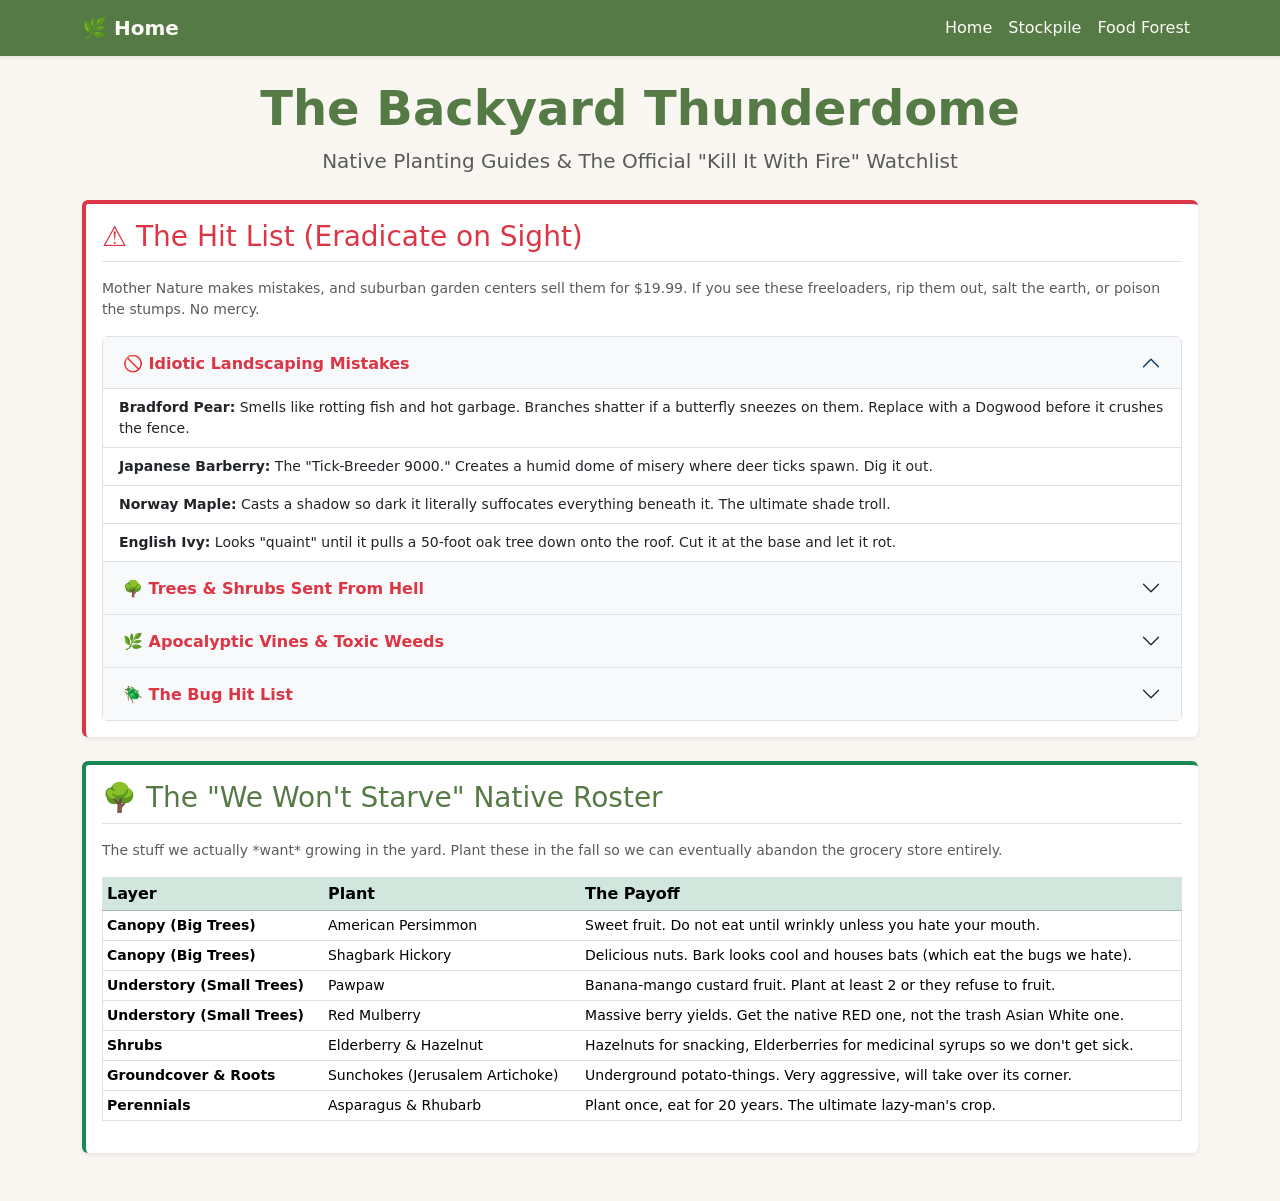
<file: index.html>
<!DOCTYPE html>
<html lang="en">
<head>
    <meta charset="UTF-8">
    <meta name="viewport" content="width=device-width, initial-scale=1.0">
    <title>The Backyard Thunderdome</title>
    <link href="https://cdn.jsdelivr.net/npm/bootstrap@5.3.2/dist/css/bootstrap.min.css" rel="stylesheet">
    <link rel="stylesheet" href="style.css">
</head>
<body>

    <nav class="navbar navbar-expand-lg navbar-custom shadow-sm">
        <div class="container">
            <a class="navbar-brand fw-bold" href="index.html">🌿 Home</a>
            <button class="navbar-toggler" type="button" data-bs-toggle="collapse" data-bs-target="#navbarNav">
                <span class="navbar-toggler-icon"></span>
            </button>
            <div class="collapse navbar-collapse" id="navbarNav">
                <ul class="navbar-nav ms-auto">
                    <li class="nav-item"><a class="nav-link" href="index.html">Home</a></li>
                    <li class="nav-item"><a class="nav-link" href="stockpile.html">Stockpile</a></li>
                    <li class="nav-item"><a class="nav-link" href="garden.html">Food Forest</a></li>
                </ul>
            </div>
        </div>
    </nav>

    <div class="container mt-4 mb-5">
        <div class="text-center mb-4">
            <h1 class="display-5 text-earthy fw-bold">The Backyard Thunderdome</h1>
            <p class="lead text-muted">Native Planting Guides & The Official "Kill It With Fire" Watchlist</p>
        </div>

        <!-- COMPACT INVASIVE SPECIES WATCHLIST (ACCORDION) -->
        <div class="card p-3 mb-4 shadow-sm border-start border-4 border-danger">
            <h3 class="text-danger border-bottom pb-2 mb-3">⚠️ The Hit List (Eradicate on Sight)</h3>
            <p class="text-muted small mb-3">Mother Nature makes mistakes, and suburban garden centers sell them for $19.99. If you see these freeloaders, rip them out, salt the earth, or poison the stumps. No mercy.</p>
            
            <div class="accordion accordion-flush border rounded" id="invasiveAccordion">
                
                <!-- Deceptive Ornamentals -->
                <div class="accordion-item">
                    <h2 class="accordion-header">
                        <button class="accordion-button fw-bold text-danger bg-light" type="button" data-bs-toggle="collapse" data-bs-target="#collapseOne">
                            🚫 Idiotic Landscaping Mistakes
                        </button>
                    </h2>
                    <div id="collapseOne" class="accordion-collapse collapse show" data-bs-parent="#invasiveAccordion">
                        <div class="accordion-body p-0">
                            <ul class="list-group list-group-flush small">
                                <li class="list-group-item"><strong>Bradford Pear:</strong> Smells like rotting fish and hot garbage. Branches shatter if a butterfly sneezes on them. Replace with a Dogwood before it crushes the fence.</li>
                                <li class="list-group-item"><strong>Japanese Barberry:</strong> The "Tick-Breeder 9000." Creates a humid dome of misery where deer ticks spawn. Dig it out.</li>
                                <li class="list-group-item"><strong>Norway Maple:</strong> Casts a shadow so dark it literally suffocates everything beneath it. The ultimate shade troll.</li>
                                <li class="list-group-item"><strong>English Ivy:</strong> Looks "quaint" until it pulls a 50-foot oak tree down onto the roof. Cut it at the base and let it rot.</li>
                            </ul>
                        </div>
                    </div>
                </div>

                <!-- Trees & Shrubs -->
                <div class="accordion-item">
                    <h2 class="accordion-header">
                        <button class="accordion-button collapsed fw-bold text-danger bg-light" type="button" data-bs-toggle="collapse" data-bs-target="#collapseTwo">
                            🌳 Trees & Shrubs Sent From Hell
                        </button>
                    </h2>
                    <div id="collapseTwo" class="accordion-collapse collapse" data-bs-parent="#invasiveAccordion">
                        <div class="accordion-body p-0">
                            <ul class="list-group list-group-flush small">
                                <li class="list-group-item"><strong>Tree of Heaven (Ailanthus altissima):</strong> The mothership for Spotted Lanternflies. Smells like rancid peanut butter. If you chop it, it spawns 50 angry clones. You MUST use herbicide on the freshly cut stump.</li>
                                <li class="list-group-item"><strong>Autumn Olive:</strong> A shrub that alters soil nitrogen to favor itself and forms impenetrable walls of spite.</li>
                                <li class="list-group-item"><strong>Multiflora Rose:</strong> An aggressive thorny shrub that overtakes pastures. Arching stems root wherever they touch the ground. Total nightmare fuel.</li>
                            </ul>
                        </div>
                    </div>
                </div>

                <!-- Vines & Weeds -->
                <div class="accordion-item">
                    <h2 class="accordion-header">
                        <button class="accordion-button collapsed fw-bold text-danger bg-light" type="button" data-bs-toggle="collapse" data-bs-target="#collapseThree">
                            🌿 Apocalyptic Vines & Toxic Weeds
                        </button>
                    </h2>
                    <div id="collapseThree" class="accordion-collapse collapse" data-bs-parent="#invasiveAccordion">
                        <div class="accordion-body p-0">
                            <ul class="list-group list-group-flush small">
                                <li class="list-group-item"><strong>Japanese Knotweed:</strong> Will literally eat your house's foundation. Roots break through concrete. Nuke it from orbit.</li>
                                <li class="list-group-item"><strong>Oriental Bittersweet:</strong> Wraps around tree trunks like a boa constrictor and strangles them to death.</li>
                                <li class="list-group-item"><strong>Garlic Mustard:</strong> Engages in chemical warfare by poisoning the soil so native plants can't grow. Smells like garlic when crushed.</li>
                                <li class="list-group-item"><strong>Bindweed (Wild Morning Glory):</strong> The zombie vine. Roots go 20 feet deep. Pulling it only makes it angry.</li>
                                <li class="list-group-item"><strong>Purple Loosestrife:</strong> Pretty purple flowers that will absolutely annihilate local wetlands.</li>
                                <li class="list-group-item text-danger"><strong>Poison Hemlock:</strong> Looks like giant Queen Anne's Lace with purple splotches on the stem. Drink this and die like Socrates. Seriously, wear gloves and DO NOT BURN IT.</li>
                            </ul>
                        </div>
                    </div>
                </div>

                <!-- Insects -->
                <div class="accordion-item">
                    <h2 class="accordion-header">
                        <button class="accordion-button collapsed fw-bold text-danger bg-light" type="button" data-bs-toggle="collapse" data-bs-target="#collapseFour">
                            🪲 The Bug Hit List
                        </button>
                    </h2>
                    <div id="collapseFour" class="accordion-collapse collapse" data-bs-parent="#invasiveAccordion">
                        <div class="accordion-body p-0">
                            <ul class="list-group list-group-flush small">
                                <li class="list-group-item"><strong>Spotted Lanternfly:</strong> Red, polka-dotted, and drinks tree sap until the tree dies. Stomp on sight. Scrape their mud-like egg masses off trees in winter.</li>
                                <li class="list-group-item"><strong>Emerald Ash Borer:</strong> A shiny green beetle that has murdered basically every Ash tree in PA. If we have Ash trees left, they need treatment ASAP.</li>
                                <li class="list-group-item"><strong>Brown Marmorated Stink Bug:</strong> Smells like cilantro gone wrong. Wants to winter inside our house. Vacuum them up and flush them.</li>
                            </ul>
                        </div>
                    </div>
                </div>

            </div>
        </div>

        <!-- FOOD FOREST QUICK GUIDE (COMPACT TABLE) -->
        <div class="card p-3 mb-5 shadow-sm border-start border-4 border-success">
            <h3 class="text-earthy border-bottom pb-2 mb-3">🌳 The "We Won't Starve" Native Roster</h3>
            <p class="text-muted small mb-3">The stuff we actually *want* growing in the yard. Plant these in the fall so we can eventually abandon the grocery store entirely.</p>
            
            <div class="table-responsive">
                <table class="table table-sm table-hover align-middle border">
                    <thead class="table-success">
                        <tr>
                            <th>Layer</th>
                            <th>Plant</th>
                            <th>The Payoff</th>
                        </tr>
                    </thead>
                    <tbody class="small">
                        <tr>
                            <td><strong>Canopy (Big Trees)</strong></td>
                            <td>American Persimmon</td>
                            <td>Sweet fruit. Do not eat until wrinkly unless you hate your mouth.</td>
                        </tr>
                        <tr>
                            <td><strong>Canopy (Big Trees)</strong></td>
                            <td>Shagbark Hickory</td>
                            <td>Delicious nuts. Bark looks cool and houses bats (which eat the bugs we hate).</td>
                        </tr>
                        <tr>
                            <td><strong>Understory (Small Trees)</strong></td>
                            <td>Pawpaw</td>
                            <td>Banana-mango custard fruit. Plant at least 2 or they refuse to fruit.</td>
                        </tr>
                        <tr>
                            <td><strong>Understory (Small Trees)</strong></td>
                            <td>Red Mulberry</td>
                            <td>Massive berry yields. Get the native RED one, not the trash Asian White one.</td>
                        </tr>
                        <tr>
                            <td><strong>Shrubs</strong></td>
                            <td>Elderberry & Hazelnut</td>
                            <td>Hazelnuts for snacking, Elderberries for medicinal syrups so we don't get sick.</td>
                        </tr>
                        <tr>
                            <td><strong>Groundcover & Roots</strong></td>
                            <td>Sunchokes (Jerusalem Artichoke)</td>
                            <td>Underground potato-things. Very aggressive, will take over its corner.</td>
                        </tr>
                        <tr>
                            <td><strong>Perennials</strong></td>
                            <td>Asparagus & Rhubarb</td>
                            <td>Plant once, eat for 20 years. The ultimate lazy-man's crop.</td>
                        </tr>
                    </tbody>
                </table>
            </div>
        </div>

    </div>

    <script src="https://cdn.jsdelivr.net/npm/bootstrap@5.3.2/dist/js/bootstrap.bundle.min.js"></script>
</body>
</html>
</file>
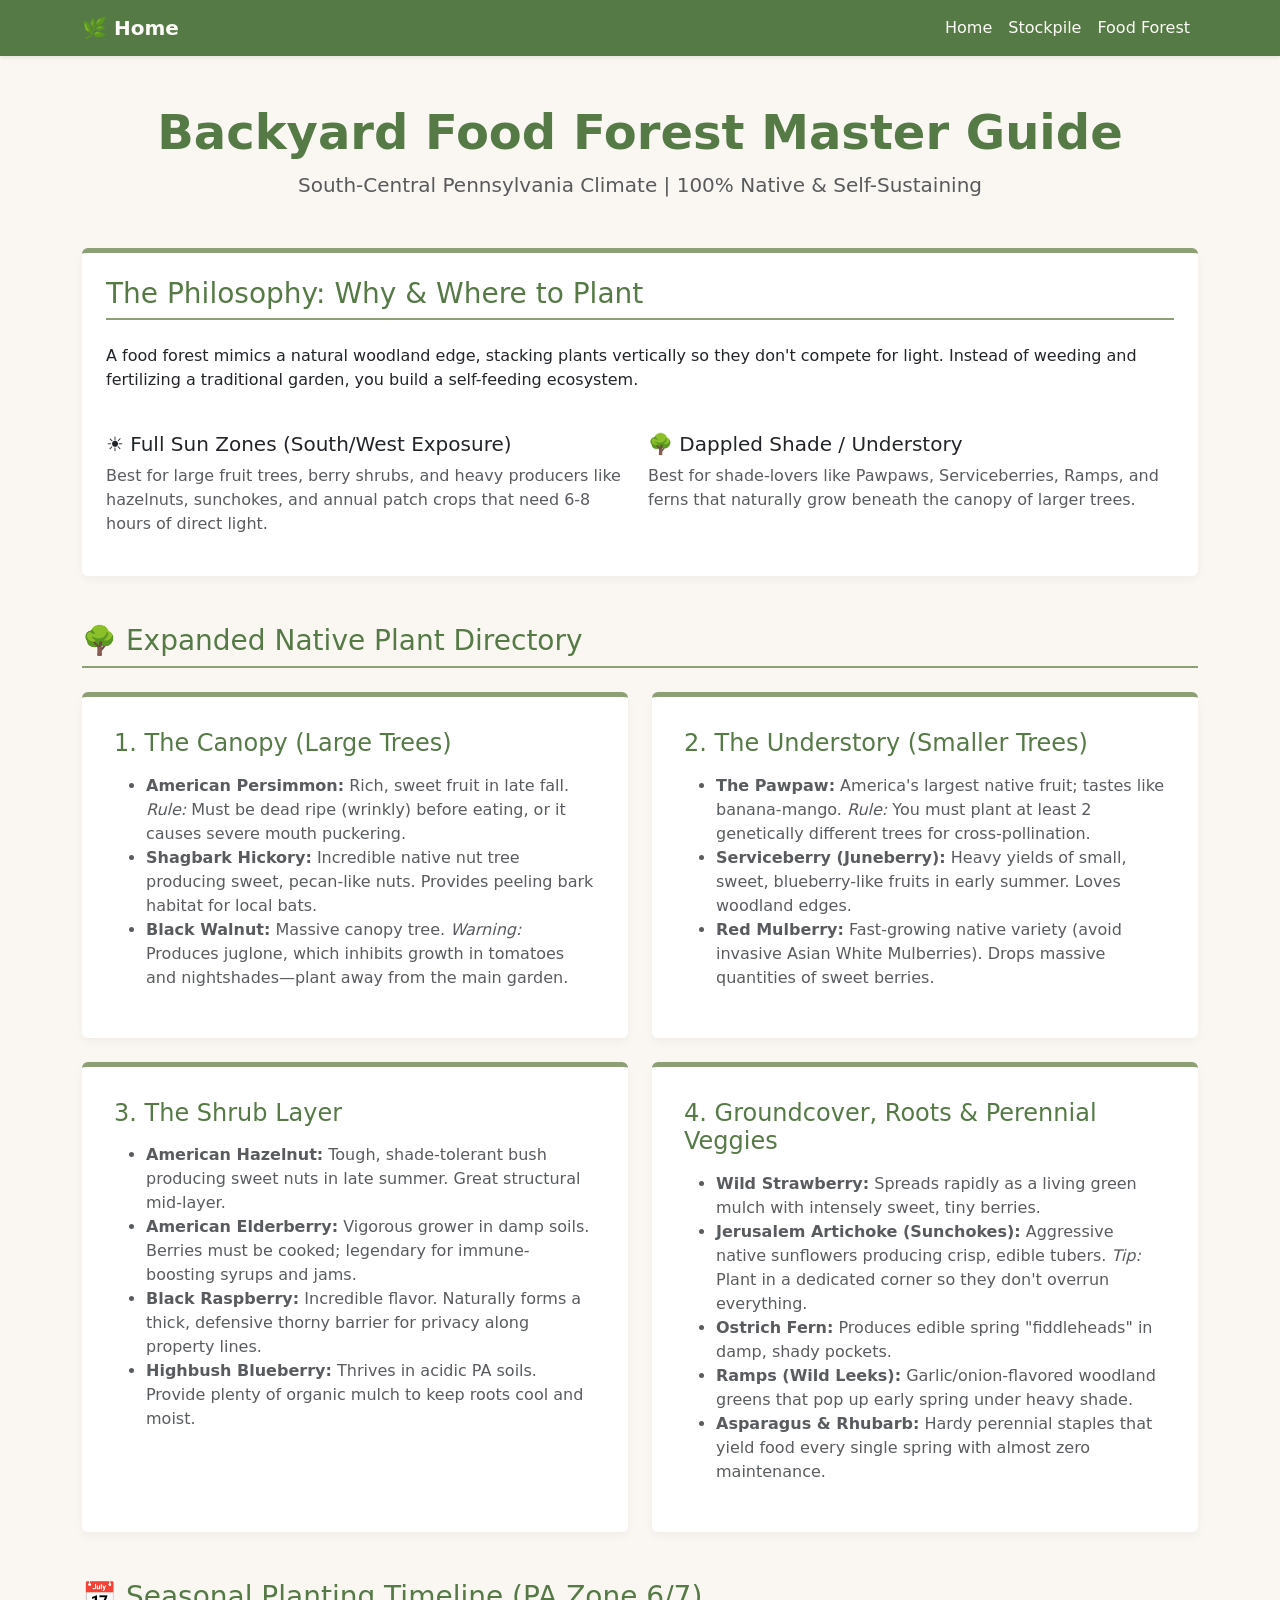
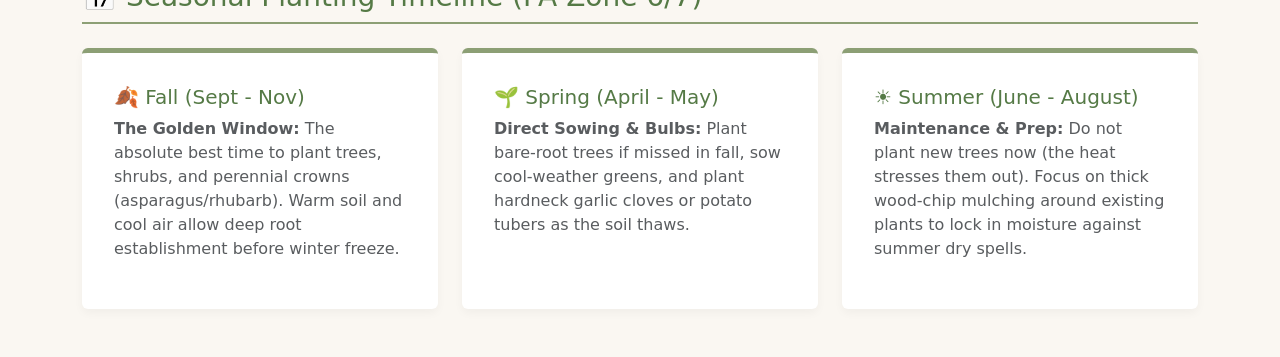
<file: garden.html>
<!DOCTYPE html>
<html lang="en">
<head>
    <meta charset="UTF-8">
    <meta name="viewport" content="width=device-width, initial-scale=1.0">
    <title>Native Food Forest Master Guide</title>
    <link href="https://cdn.jsdelivr.net/npm/bootstrap@5.3.2/dist/css/bootstrap.min.css" rel="stylesheet">
    <link rel="stylesheet" href="style.css">
</head>
<body>

    <nav class="navbar navbar-expand-lg navbar-custom shadow-sm">
        <div class="container">
            <a class="navbar-brand fw-bold" href="index.html">🌿 Home</a>
            <div class="collapse navbar-collapse" id="navbarNav">
                <ul class="navbar-nav ms-auto">
                    <li class="nav-item"><a class="nav-link" href="index.html">Home</a></li>
                    <li class="nav-item"><a class="nav-link" href="stockpile.html">Stockpile</a></li>
                    <li class="nav-item"><a class="nav-link" href="garden.html">Food Forest</a></li>
                </ul>
            </div>
        </div>
    </nav>

    <div class="container mt-5 mb-5">
        <div class="text-center mb-5">
            <h1 class="display-5 text-earthy fw-bold">Backyard Food Forest Master Guide</h1>
            <p class="lead text-muted">South-Central Pennsylvania Climate | 100% Native & Self-Sustaining</p>
        </div>

        <!-- THE WHY & WHERE -->
        <div class="card p-4 mb-5">
            <h3 class="text-earthy border-earthy pb-2">The Philosophy: Why & Where to Plant</h3>
            <p class="mt-3">A food forest mimics a natural woodland edge, stacking plants vertically so they don't compete for light. Instead of weeding and fertilizing a traditional garden, you build a self-feeding ecosystem.</p>
            <div class="row g-3 mt-2">
                <div class="col-md-6">
                    <h5>☀️ Full Sun Zones (South/West Exposure)</h5>
                    <p class="text-muted">Best for large fruit trees, berry shrubs, and heavy producers like hazelnuts, sunchokes, and annual patch crops that need 6-8 hours of direct light.</p>
                </div>
                <div class="col-md-6">
                    <h5>🌳 Dappled Shade / Understory</h5>
                    <p class="text-muted">Best for shade-lovers like Pawpaws, Serviceberries, Ramps, and ferns that naturally grow beneath the canopy of larger trees.</p>
                </div>
            </div>
        </div>

        <!-- EXPANDED PLANT LIST -->
        <h3 class="text-earthy border-earthy pb-2 mb-4">🌳 Expanded Native Plant Directory</h3>
        <div class="row g-4 mb-5">
            
            <div class="col-md-6">
                <div class="card h-100 p-3">
                    <div class="card-body">
                        <h4 class="card-title text-earthy">1. The Canopy (Large Trees)</h4>
                        <ul class="mt-3 text-muted">
                            <li><strong>American Persimmon:</strong> Rich, sweet fruit in late fall. <em>Rule:</em> Must be dead ripe (wrinkly) before eating, or it causes severe mouth puckering.</li>
                            <li><strong>Shagbark Hickory:</strong> Incredible native nut tree producing sweet, pecan-like nuts. Provides peeling bark habitat for local bats.</li>
                            <li><strong>Black Walnut:</strong> Massive canopy tree. <em>Warning:</em> Produces juglone, which inhibits growth in tomatoes and nightshades—plant away from the main garden.</li>
                        </ul>
                    </div>
                </div>
            </div>

            <div class="col-md-6">
                <div class="card h-100 p-3">
                    <div class="card-body">
                        <h4 class="card-title text-earthy">2. The Understory (Smaller Trees)</h4>
                        <ul class="mt-3 text-muted">
                            <li><strong>The Pawpaw:</strong> America's largest native fruit; tastes like banana-mango. <em>Rule:</em> You must plant at least 2 genetically different trees for cross-pollination.</li>
                            <li><strong>Serviceberry (Juneberry):</strong> Heavy yields of small, sweet, blueberry-like fruits in early summer. Loves woodland edges.</li>
                            <li><strong>Red Mulberry:</strong> Fast-growing native variety (avoid invasive Asian White Mulberries). Drops massive quantities of sweet berries.</li>
                        </ul>
                    </div>
                </div>
            </div>

            <div class="col-md-6">
                <div class="card h-100 p-3">
                    <div class="card-body">
                        <h4 class="card-title text-earthy">3. The Shrub Layer</h4>
                        <ul class="mt-3 text-muted">
                            <li><strong>American Hazelnut:</strong> Tough, shade-tolerant bush producing sweet nuts in late summer. Great structural mid-layer.</li>
                            <li><strong>American Elderberry:</strong> Vigorous grower in damp soils. Berries must be cooked; legendary for immune-boosting syrups and jams.</li>
                            <li><strong>Black Raspberry:</strong> Incredible flavor. Naturally forms a thick, defensive thorny barrier for privacy along property lines.</li>
                            <li><strong>Highbush Blueberry:</strong> Thrives in acidic PA soils. Provide plenty of organic mulch to keep roots cool and moist.</li>
                        </ul>
                    </div>
                </div>
            </div>

            <div class="col-md-6">
                <div class="card h-100 p-3">
                    <div class="card-body">
                        <h4 class="card-title text-earthy">4. Groundcover, Roots & Perennial Veggies</h4>
                        <ul class="mt-3 text-muted">
                            <li><strong>Wild Strawberry:</strong> Spreads rapidly as a living green mulch with intensely sweet, tiny berries.</li>
                            <li><strong>Jerusalem Artichoke (Sunchokes):</strong> Aggressive native sunflowers producing crisp, edible tubers. <em>Tip:</em> Plant in a dedicated corner so they don't overrun everything.</li>
                            <li><strong>Ostrich Fern:</strong> Produces edible spring "fiddleheads" in damp, shady pockets.</li>
                            <li><strong>Ramps (Wild Leeks):</strong> Garlic/onion-flavored woodland greens that pop up early spring under heavy shade.</li>
                            <li><strong>Asparagus & Rhubarb:</strong> Hardy perennial staples that yield food every single spring with almost zero maintenance.</li>
                        </ul>
                    </div>
                </div>
            </div>

        </div>

        <!-- WHEN TO PLANT TIMELINE -->
        <h3 class="text-earthy border-earthy pb-2 mb-4">📅 Seasonal Planting Timeline (PA Zone 6/7)</h3>
        <div class="row g-4">
            <div class="col-md-4">
                <div class="card h-100 p-3">
                    <div class="card-body">
                        <h5 class="text-earthy">🍂 Fall (Sept - Nov)</h5>
                        <p class="text-muted"><strong>The Golden Window:</strong> The absolute best time to plant trees, shrubs, and perennial crowns (asparagus/rhubarb). Warm soil and cool air allow deep root establishment before winter freeze.</p>
                    </div>
                </div>
            </div>
            <div class="col-md-4">
                <div class="card h-100 p-3">
                    <div class="card-body">
                        <h5 class="text-earthy">🌱 Spring (April - May)</h5>
                        <p class="text-muted"><strong>Direct Sowing & Bulbs:</strong> Plant bare-root trees if missed in fall, sow cool-weather greens, and plant hardneck garlic cloves or potato tubers as the soil thaws.</p>
                    </div>
                </div>
            </div>
            <div class="col-md-4">
                <div class="card h-100 p-3">
                    <div class="card-body">
                        <h5 class="text-earthy">☀️ Summer (June - August)</h5>
                        <p class="text-muted"><strong>Maintenance & Prep:</strong> Do not plant new trees now (the heat stresses them out). Focus on thick wood-chip mulching around existing plants to lock in moisture against summer dry spells.</p>
                    </div>
                </div>
            </div>
        </div>

    </div>

</body>
</html>
</file>
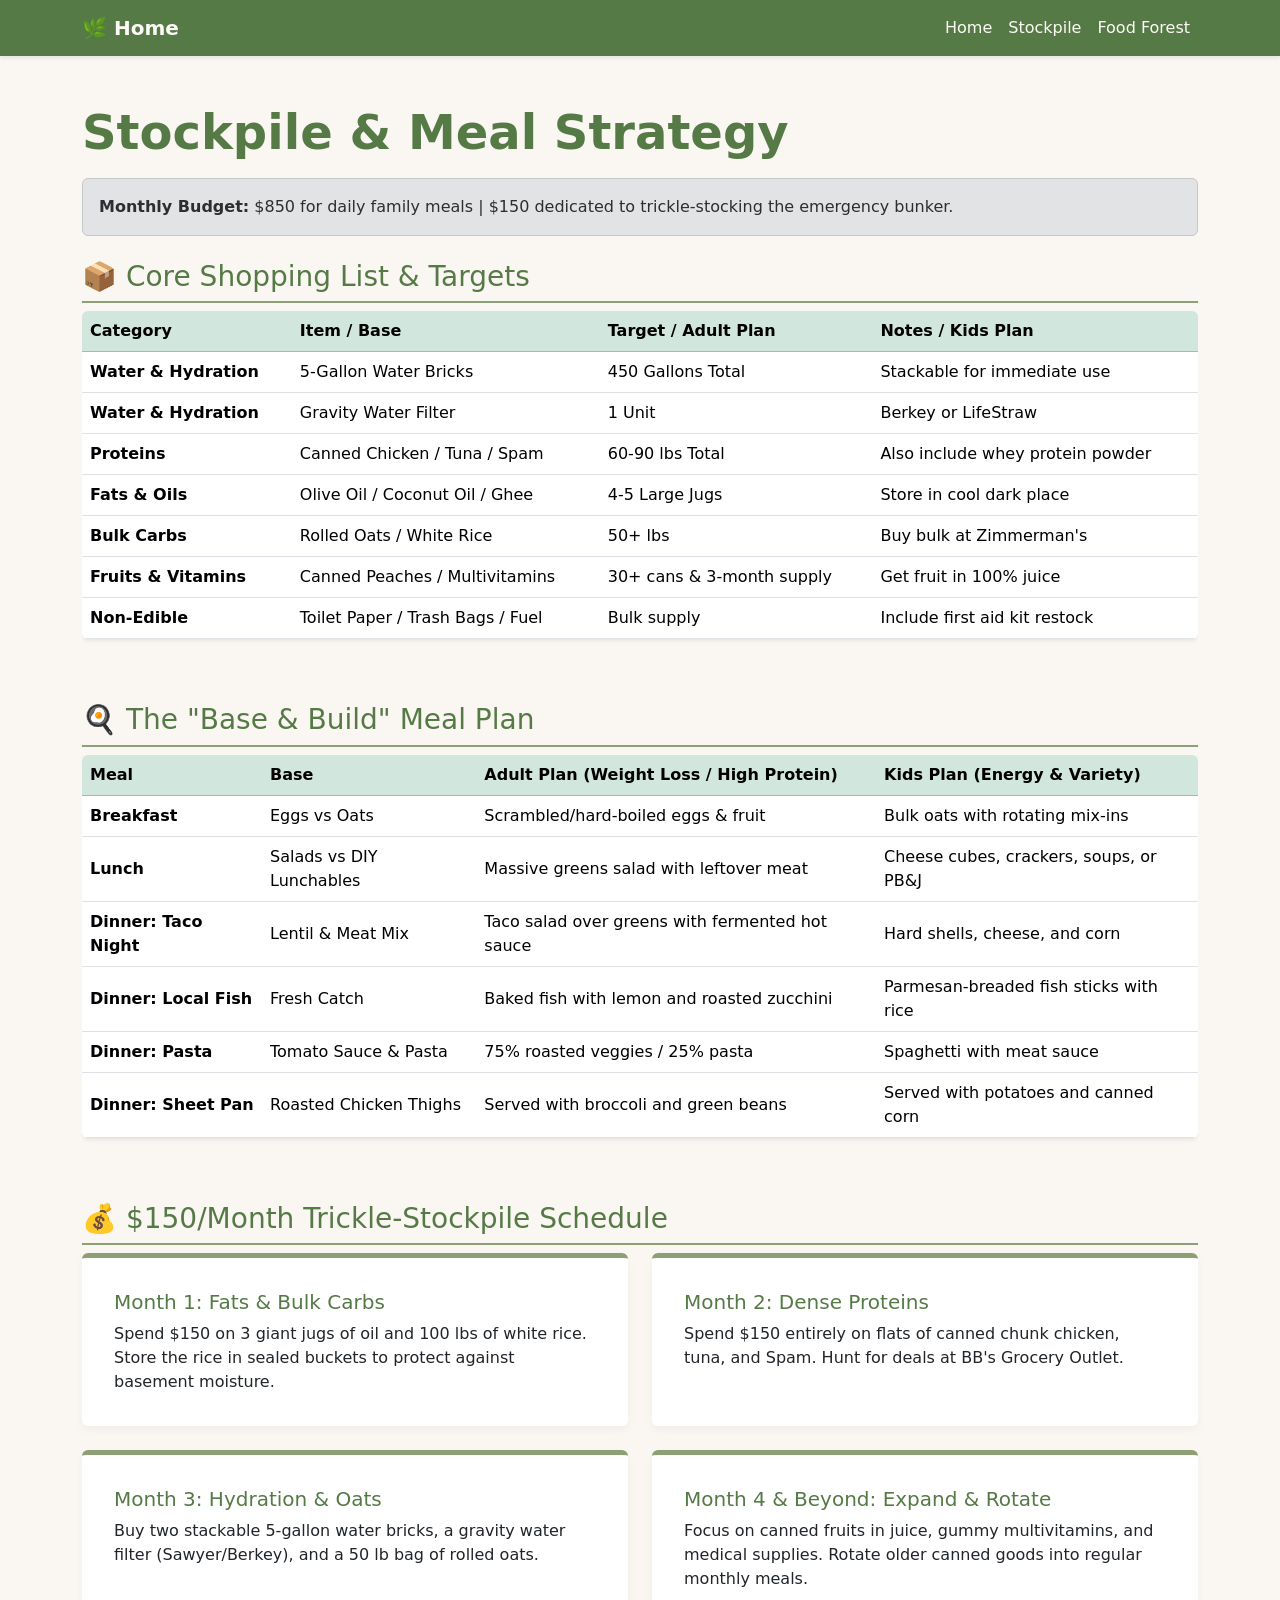
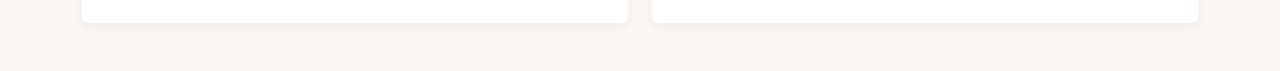
<file: stockpile.html>
<!DOCTYPE html>
<html lang="en">
<head>
    <meta charset="UTF-8">
    <meta name="viewport" content="width=device-width, initial-scale=1.0">
    <title>Stockpile & Meal Strategy</title>
    <link href="https://cdn.jsdelivr.net/npm/bootstrap@5.3.2/dist/css/bootstrap.min.css" rel="stylesheet">
    <link rel="stylesheet" href="style.css">
</head>
<body>

    <nav class="navbar navbar-expand-lg navbar-custom shadow-sm">
        <div class="container">
            <a class="navbar-brand fw-bold" href="index.html">🌿 Home</a>
            <div class="collapse navbar-collapse" id="navbarNav">
                <ul class="navbar-nav ms-auto">
                    <li class="nav-item"><a class="nav-link" href="index.html">Home</a></li>
                    <li class="nav-item"><a class="nav-link" href="stockpile.html">Stockpile</a></li>
                    <li class="nav-item"><a class="nav-link" href="garden.html">Food Forest</a></li>
                </ul>
            </div>
        </div>
    </nav>

    <div class="container mt-5 mb-5">
        <h1 class="display-5 text-earthy fw-bold mb-3">Stockpile & Meal Strategy</h1>
        <div class="alert alert-secondary mb-4" role="alert">
            <strong>Monthly Budget:</strong> $850 for daily family meals | $150 dedicated to trickle-stocking the emergency bunker.
        </div>

        <!-- SHOPPING LIST SECTION -->
        <h3 class="border-earthy pb-2 mt-4 text-earthy">📦 Core Shopping List & Targets</h3>
        <div class="table-responsive mb-5">
            <table class="table table-hover align-middle bg-white rounded shadow-sm overflow-hidden">
                <thead class="table-success">
                    <tr>
                        <th>Category</th>
                        <th>Item / Base</th>
                        <th>Target / Adult Plan</th>
                        <th>Notes / Kids Plan</th>
                    </tr>
                </thead>
                <tbody>
                    <tr>
                        <td><strong>Water & Hydration</strong></td>
                        <td>5-Gallon Water Bricks</td>
                        <td>450 Gallons Total</td>
                        <td>Stackable for immediate use</td>
                    </tr>
                    <tr>
                        <td><strong>Water & Hydration</strong></td>
                        <td>Gravity Water Filter</td>
                        <td>1 Unit</td>
                        <td>Berkey or LifeStraw</td>
                    </tr>
                    <tr>
                        <td><strong>Proteins</strong></td>
                        <td>Canned Chicken / Tuna / Spam</td>
                        <td>60-90 lbs Total</td>
                        <td>Also include whey protein powder</td>
                    </tr>
                    <tr>
                        <td><strong>Fats & Oils</strong></td>
                        <td>Olive Oil / Coconut Oil / Ghee</td>
                        <td>4-5 Large Jugs</td>
                        <td>Store in cool dark place</td>
                    </tr>
                    <tr>
                        <td><strong>Bulk Carbs</strong></td>
                        <td>Rolled Oats / White Rice</td>
                        <td>50+ lbs</td>
                        <td>Buy bulk at Zimmerman's</td>
                    </tr>
                    <tr>
                        <td><strong>Fruits & Vitamins</strong></td>
                        <td>Canned Peaches / Multivitamins</td>
                        <td>30+ cans & 3-month supply</td>
                        <td>Get fruit in 100% juice</td>
                    </tr>
                    <tr>
                        <td><strong>Non-Edible</strong></td>
                        <td>Toilet Paper / Trash Bags / Fuel</td>
                        <td>Bulk supply</td>
                        <td>Include first aid kit restock</td>
                    </tr>
                </tbody>
            </table>
        </div>

        <!-- MEAL PLAN SECTION -->
        <h3 class="border-earthy pb-2 mt-4 text-earthy">🍳 The "Base & Build" Meal Plan</h3>
        <div class="table-responsive mb-5">
            <table class="table table-hover align-middle bg-white rounded shadow-sm overflow-hidden">
                <thead class="table-success">
                    <tr>
                        <th>Meal</th>
                        <th>Base</th>
                        <th>Adult Plan (Weight Loss / High Protein)</th>
                        <th>Kids Plan (Energy & Variety)</th>
                    </tr>
                </thead>
                <tbody>
                    <tr>
                        <td><strong>Breakfast</strong></td>
                        <td>Eggs vs Oats</td>
                        <td>Scrambled/hard-boiled eggs & fruit</td>
                        <td>Bulk oats with rotating mix-ins</td>
                    </tr>
                    <tr>
                        <td><strong>Lunch</strong></td>
                        <td>Salads vs DIY Lunchables</td>
                        <td>Massive greens salad with leftover meat</td>
                        <td>Cheese cubes, crackers, soups, or PB&J</td>
                    </tr>
                    <tr>
                        <td><strong>Dinner: Taco Night</strong></td>
                        <td>Lentil & Meat Mix</td>
                        <td>Taco salad over greens with fermented hot sauce</td>
                        <td>Hard shells, cheese, and corn</td>
                    </tr>
                    <tr>
                        <td><strong>Dinner: Local Fish</strong></td>
                        <td>Fresh Catch</td>
                        <td>Baked fish with lemon and roasted zucchini</td>
                        <td>Parmesan-breaded fish sticks with rice</td>
                    </tr>
                    <tr>
                        <td><strong>Dinner: Pasta</strong></td>
                        <td>Tomato Sauce & Pasta</td>
                        <td>75% roasted veggies / 25% pasta</td>
                        <td>Spaghetti with meat sauce</td>
                    </tr>
                    <tr>
                        <td><strong>Dinner: Sheet Pan</strong></td>
                        <td>Roasted Chicken Thighs</td>
                        <td>Served with broccoli and green beans</td>
                        <td>Served with potatoes and canned corn</td>
                    </tr>
                </tbody>
            </table>
        </div>

        <!-- TRICKLE STOCKPILE SCHEDULE -->
        <h3 class="border-earthy pb-2 mt-4 text-earthy">💰 $150/Month Trickle-Stockpile Schedule</h3>
        <div class="row g-4">
            <div class="col-md-6">
                <div class="card h-100 p-3">
                    <div class="card-body">
                        <h5 class="card-title text-earthy">Month 1: Fats & Bulk Carbs</h5>
                        <p class="card-text">Spend $150 on 3 giant jugs of oil and 100 lbs of white rice. Store the rice in sealed buckets to protect against basement moisture.</p>
                    </div>
                </div>
            </div>
            <div class="col-md-6">
                <div class="card h-100 p-3">
                    <div class="card-body">
                        <h5 class="card-title text-earthy">Month 2: Dense Proteins</h5>
                        <p class="card-text">Spend $150 entirely on flats of canned chunk chicken, tuna, and Spam. Hunt for deals at BB's Grocery Outlet.</p>
                    </div>
                </div>
            </div>
            <div class="col-md-6">
                <div class="card h-100 p-3">
                    <div class="card-body">
                        <h5 class="card-title text-earthy">Month 3: Hydration & Oats</h5>
                        <p class="card-text">Buy two stackable 5-gallon water bricks, a gravity water filter (Sawyer/Berkey), and a 50 lb bag of rolled oats.</p>
                    </div>
                </div>
            </div>
            <div class="col-md-6">
                <div class="card h-100 p-3">
                    <div class="card-body">
                        <h5 class="card-title text-earthy">Month 4 & Beyond: Expand & Rotate</h5>
                        <p class="card-text">Focus on canned fruits in juice, gummy multivitamins, and medical supplies. Rotate older canned goods into regular monthly meals.</p>
                    </div>
                </div>
            </div>
        </div>

    </div>

</body>
</html>
</file>
<file: style.css>
/* style.css */
body {
    background-color: #FAF7F2; /* Warm, bright cream */
    color: #3E362E; /* Dark soil brown for soft contrast */
    font-family: system-ui, -apple-system, "Segoe UI", Roboto, "Helvetica Neue", Arial, sans-serif;
}

/* Forest Green Navigation */
.navbar-custom {
    background-color: #557A46; 
}
.navbar-custom .navbar-brand,
.navbar-custom .nav-link {
    color: #FDFBF7 !important;
    font-weight: 500;
}
.navbar-custom .nav-link:hover {
    color: #E8D3A2 !important; /* Soft wheat hover color */
}

/* Text and Accents */
.text-earthy {
    color: #557A46;
}
.border-earthy {
    border-bottom: 2px solid #8C9F75;
}

/* Cards */
.card {
    border: none;
    border-top: 5px solid #8C9F75; /* Sage green top border */
    background-color: #FFFFFF;
    box-shadow: 0 4px 10px rgba(0,0,0,0.04);
    transition: transform 0.2s ease-in-out;
}
.card:hover {
    transform: translateY(-4px);
    box-shadow: 0 8px 15px rgba(0,0,0,0.08);
}

/* Terracotta Buttons */
.btn-earthy {
    background-color: #D2765A;
    color: #FFF;
    border: none;
    font-weight: bold;
}
.btn-earthy:hover {
    background-color: #B85F45;
    color: #FFF;
}
</file>
